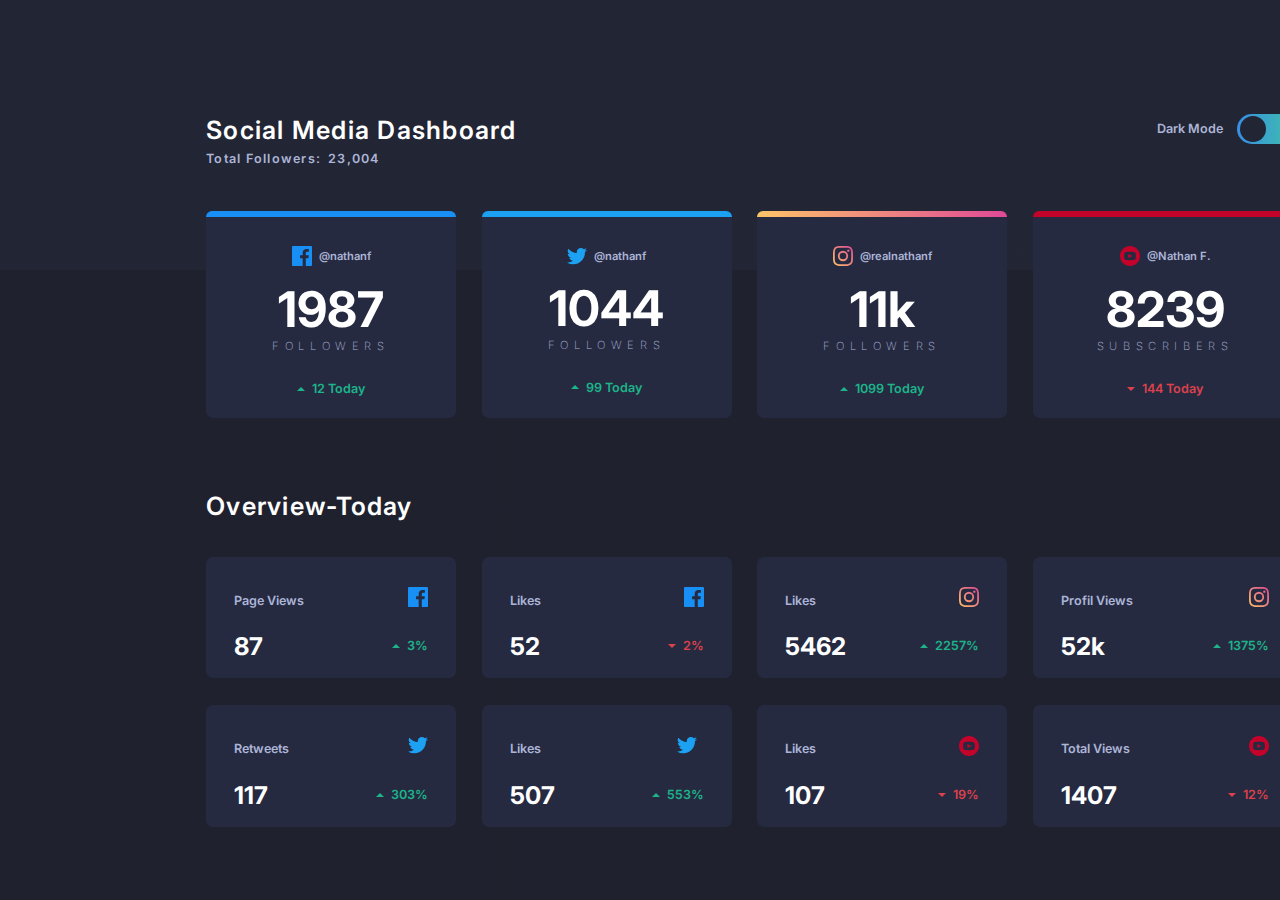
<file: dashboard/index.html>
<!DOCTYPE html>
<html lang="en">

<head>
    <meta charset="UTF-8">
    <meta http-equiv="X-UA-Compatible" content="IE=edge">
    <meta name="viewport" content="width=device-width, initial-scale=1.0">
    <!-- <link rel="stylesheet" href="style.css"> -->
    <link rel="stylesheet" href="logo.css">
    <link rel="stylesheet" href="size.css">
    <link rel="stylesheet" href="color_var.css">
    <link rel="stylesheet" href="cssone.css">
    <link href="https://fonts.googleapis.com/css2?family=Inter:wght@100;200;300;400;500;600;700;800;900&display=swap"
        rel="stylesheet">
    <title>Document</title>
</head>

<body class="dark_mode">
    <main class="wrapper">

        <section class="dashboard">
            <div class="heading">Social Media Dashboard
                <div class="total">Total Followers:
                    <div class="number">23,004</div>
                </div>
            </div>
        </section>
        <!-------------------------------------------------------------------------------------------------------->
        <!------------------------------------------button-------------------------------------------->
        <section class="button">
            <label class="dark-mode">Dark Mode</label>

            <label class="mode">
                <input type="checkbox" name="switch" id="switch">
                <div class="slider"></div>
            </label>
        </section>
        </section>
        <!-------------------------------------------------------------------------------------------------------->
        <!------------------------------------------------------------------------------------------------->
        <!-------------------------------------Main-Cards---------------------------------------------------------->



        <section class="card facebook">

            <div class="name-icon-wrapper">
                <svg class="fb-logo" xmlns="http://www.w3.org/2000/svg" width="20" height="20">
                    <path
                        d="M18.896 0H1.104C.494 0 0 .494 0 1.104v17.793C0 19.506.494 20 1.104 20h9.58v-7.745H8.076V9.237h2.606V7.01c0-2.583 1.578-3.99 3.883-3.99 1.104 0 2.052.082 2.329.119v2.7h-1.598c-1.254 0-1.496.597-1.496 1.47v1.928h2.989l-.39 3.018h-2.6V20h5.098c.608 0 1.102-.494 1.102-1.104V1.104C20 .494 19.506 0 18.896 0z" />
                </svg>
                <div class="name">@nathanf</div>
            </div>
            <div class="followers-number">1987</div>
            <div class="subheading">Followers</div>
            <span class="triangle fb-day-up">
                <svg xmlns="http://www.w3.org/2000/svg" width="8" height="4">
                    <path fill-rule="evenodd" d="M0 4l4-4 4 4z" />
                </svg>
                <div class="today-up">12 Today</div>
            </span>
            <span class="triangle fb-day-down">
                <svg xmlns="http://www.w3.org/2000/svg" width="8" height="4">
                    <path fill-rule="evenodd" d="M0 0l4 4 4-4z" />
                </svg>
                <div class="today-down">12 Today</div>

            </span>

        </section>
        <!---------------------------------------------------------------------------------------------->
        <!----------------------------------Twitter----------------------------------------------->
        <section class="card twitter">
            <span class="name-icon-wrapper">
                <svg class="twitter-logo" xmlns="http://www.w3.org/2000/svg" width="20" height="17">
                    <path
                        d="M20 1.924a8.192 8.192 0 01-2.357.646A4.11 4.11 0 0019.448.3a8.22 8.22 0 01-2.606.996A4.096 4.096 0 0013.847 0c-2.65 0-4.596 2.472-3.998 5.037A11.648 11.648 0 011.392.752a4.109 4.109 0 001.27 5.478 4.086 4.086 0 01-1.858-.513C.76 7.616 2.122 9.395 4.095 9.79a4.113 4.113 0 01-1.853.07 4.106 4.106 0 003.833 2.849A8.25 8.25 0 010 14.41a11.616 11.616 0 006.29 1.843c7.618 0 11.922-6.434 11.663-12.205A8.354 8.354 0 0020 1.924z" />
                </svg>
                <div class="name">@nathanf</div>
            </span>
            <div class="followers-number">1044</div>
            <div class="subheading">Followers</div>
            <span class="triangle twitter-day-up">
                <svg xmlns="http://www.w3.org/2000/svg" width="8" height="4">
                    <path fill-rule="evenodd" d="M0 4l4-4 4 4z" />
                </svg>
                <div class="today-up">99 Today</div>

            </span>
            <span class="triangle twitter-day-down">
                <svg xmlns="http://www.w3.org/2000/svg" width="8" height="4">
                    <path fill-rule="evenodd" d="M0 0l4 4 4-4z" />
                </svg>
                <div class="today-down">99 Today</div>

            </span>
        </section>
        <!---------------------------------------------------------------------------------------------->
        <!----------------------------------Instagram----------------------------------------------->
        <section class="card insta">
            <span class="name-icon-wrapper">
                <svg class="insta-logo" xmlns="http://www.w3.org/2000/svg" width="20" height="20">
                    <defs>
                        <linearGradient id="a" x1="100%" x2="0%" y1="0%" y2="100%">
                            <stop offset="0%" stop-color="#DF4896" />
                            <stop offset="50.913%" stop-color="#EE877E" />
                            <stop offset="100%" stop-color="#FDC366" />
                        </linearGradient>
                        <linearGradient id="b" x1="100%" x2="0%" y1="0%" y2="100%">
                            <stop offset="0%" stop-color="#40E0D0" />
                            <stop offset="30.913%" stop-color="#3CB371" />
                            <stop offset="100%" stop-color="#B0E0E6" />
                        </linearGradient>
                    </defs>
                    <path
                        d="M10 1.802c2.67 0 2.987.01 4.042.059 2.71.123 3.975 1.409 4.099 4.099.048 1.054.057 1.37.057 4.04 0 2.672-.01 2.988-.057 4.042-.124 2.687-1.387 3.975-4.1 4.099-1.054.048-1.37.058-4.041.058-2.67 0-2.987-.01-4.04-.058-2.717-.124-3.977-1.416-4.1-4.1-.048-1.054-.058-1.37-.058-4.041 0-2.67.01-2.986.058-4.04.124-2.69 1.387-3.977 4.1-4.1 1.054-.048 1.37-.058 4.04-.058zM10 0C7.284 0 6.944.012 5.878.06 2.246.227.228 2.242.06 5.877.01 6.944 0 7.284 0 10s.012 3.057.06 4.123c.167 3.632 2.182 5.65 5.817 5.817 1.067.048 1.407.06 4.123.06s3.057-.012 4.123-.06c3.629-.167 5.652-2.182 5.816-5.817.05-1.066.061-1.407.061-4.123s-.012-3.056-.06-4.122C19.777 2.249 17.76.228 14.124.06 13.057.01 12.716 0 10 0zm0 4.865a5.135 5.135 0 100 10.27 5.135 5.135 0 000-10.27zm0 8.468a3.333 3.333 0 110-6.666 3.333 3.333 0 010 6.666zm5.338-9.87a1.2 1.2 0 100 2.4 1.2 1.2 0 000-2.4z" />
                </svg>
                <div class="name">@realnathanf</div>
            </span>
            <div class="followers-number">11k</div>
            <div class="subheading">Followers</div>

            <span class="triangle insta-day-up">
                <svg xmlns="http://www.w3.org/2000/svg" width="8" height="4">
                    <path fill-rule="evenodd" d="M0 4l4-4 4 4z" />
                </svg>
                <div class="today-up">1099 Today</div>
            </span>
            <span class="triangle insta-day-down">
                <svg xmlns="http://www.w3.org/2000/svg" width="8" height="4">
                    <path fill-rule="evenodd" d="M0 0l4 4 4-4z" />
                </svg>
                <div class="today-down">1099 Today</div>

            </span>
        </section>
        <!---------------------------------------------------------------------------------------------->
        <!----------------------------------Youtube---------------------------------------------->
        <section class="card youtube">
            <span class="name-icon-wrapper">
                <svg class="yb-logo" xmlns="http://www.w3.org/2000/svg" width="20" height="20">
                    <path
                        d="M10 0C4.478 0 0 4.478 0 10c0 5.523 4.478 10 10 10 5.523 0 10-4.477 10-10 0-5.522-4.477-10-10-10zm3.7 14.077c-1.75.12-5.652.12-7.402 0-1.896-.13-2.117-1.059-2.131-4.077.014-3.024.237-3.947 2.131-4.077 1.75-.12 5.652-.12 7.403 0 1.897.13 2.117 1.059 2.132 4.077-.015 3.024-.237 3.947-2.132 4.077zM8.334 8.048l4.098 1.949-4.098 1.955V8.048z" />
                </svg>
                <div class="name">@Nathan F.</div>
            </span>
            <div class="followers-number">8239</div>
            <div class="subheading">subscribers</div>

            <span class="triangle yb-day-up">
                <svg xmlns="http://www.w3.org/2000/svg" width="8" height="4">
                    <path fill-rule="evenodd" d="M0 4l4-4 4 4z" />
                </svg>
                <div class="today-up">144 Today</div>
            </span>
            <span class="triangle yb-day-down">
                <svg xmlns="http://www.w3.org/2000/svg" width="8" height="4">
                    <path fill-rule="evenodd" d="M0 0l4 4 4-4z" />
                </svg>
                <div class="today-down">144 Today</div>

            </span>
        </section>

        <!-------------------------------------Main-Cards-End--------------------------------------------------------->
        <!---------------------------------------------------------------------------------------------->
        <section class="overview">
            <div class="heading">Overview-Today</div>
        </section>
        <!-------------------------------------Overview-Cards--------------------------------------------------------->
        <!------------------------------------------Overview-Facebook--------------------------------------------->


        <section class="view">
            <div class="total">Page Views</div>
            <div class="icon facebook-today">
                <svg class="fb-logo" xmlns="http://www.w3.org/2000/svg" width="20" height="20">
                    <path
                        d="M18.896 0H1.104C.494 0 0 .494 0 1.104v17.793C0 19.506.494 20 1.104 20h9.58v-7.745H8.076V9.237h2.606V7.01c0-2.583 1.578-3.99 3.883-3.99 1.104 0 2.052.082 2.329.119v2.7h-1.598c-1.254 0-1.496.597-1.496 1.47v1.928h2.989l-.39 3.018h-2.6V20h5.098c.608 0 1.102-.494 1.102-1.104V1.104C20 .494 19.506 0 18.896 0z" />
                </svg>
            </div>
            <div class="today-number">87</div>
            <span class="today-view">
                <span class="triangle fb-views-up">
                    <svg xmlns="http://www.w3.org/2000/svg" width="8" height="4">
                        <path fill-rule="evenodd" d="M0 4l4-4 4 4z" />
                    </svg>


                    <div class="today-up">3%</div>

                </span>
                <span class="triangle fb-views-down">
                    <svg xmlns="http://www.w3.org/2000/svg" width="8" height="4">
                        <path fill-rule="evenodd" d="M0 0l4 4 4-4z" />
                    </svg>
                    <div class="today-down">3%</div>

                </span>

            </span>
        </section>
        <section class="view">
            <div class="total">Likes</div>
            <div class="icon facebook-today">
                <svg class="fb-logo" xmlns="http://www.w3.org/2000/svg" width="20" height="20">
                    <path
                        d="M18.896 0H1.104C.494 0 0 .494 0 1.104v17.793C0 19.506.494 20 1.104 20h9.58v-7.745H8.076V9.237h2.606V7.01c0-2.583 1.578-3.99 3.883-3.99 1.104 0 2.052.082 2.329.119v2.7h-1.598c-1.254 0-1.496.597-1.496 1.47v1.928h2.989l-.39 3.018h-2.6V20h5.098c.608 0 1.102-.494 1.102-1.104V1.104C20 .494 19.506 0 18.896 0z" />
                </svg>
            </div>
            <div class="today-number">52</div>
            <span class="today-view">

                <span class="triangle fb-likes-up">
                    <svg xmlns="http://www.w3.org/2000/svg" width="8" height="4">
                        <path fill-rule="evenodd" d="M0 4l4-4 4 4z" />
                    </svg>
                    <div class="today-up">2%</div>

                </span>
                <span class="triangle fb-likes-down">
                    <svg xmlns="http://www.w3.org/2000/svg" width="8" height="4">
                        <path fill-rule="evenodd" d="M0 0l4 4 4-4z" />
                    </svg>
                    <div class="today-down">2%</div>


                </span>


            </span>
            <!-------------------------------------------------------------------------------------------------------->
            <!------------------------------------------Overview-Instagram--------------------------------------------->
        </section>
        <section class="view">
            <div class="total">Likes</div>
            <div class="icon instagram-today">
                <svg class="insta-logo" xmlns="http://www.w3.org/2000/svg" width="20" height="20">
                    <defs>
                        <linearGradient id="a" x1="100%" x2="0%" y1="0%" y2="100%">
                            <stop offset="0%" stop-color="#DF4896" />
                            <stop offset="50.913%" stop-color="#EE877E" />
                            <stop offset="100%" stop-color="#FDC366" />
                        </linearGradient>
                        <linearGradient id="b" x1="100%" x2="0%" y1="0%" y2="100%">
                            <stop offset="0%" stop-color="#40E0D0" />
                            <stop offset="30.913%" stop-color="#3CB371" />
                            <stop offset="100%" stop-color="#B0E0E6" />
                        </linearGradient>
                    </defs>
                    <path
                        d="M10 1.802c2.67 0 2.987.01 4.042.059 2.71.123 3.975 1.409 4.099 4.099.048 1.054.057 1.37.057 4.04 0 2.672-.01 2.988-.057 4.042-.124 2.687-1.387 3.975-4.1 4.099-1.054.048-1.37.058-4.041.058-2.67 0-2.987-.01-4.04-.058-2.717-.124-3.977-1.416-4.1-4.1-.048-1.054-.058-1.37-.058-4.041 0-2.67.01-2.986.058-4.04.124-2.69 1.387-3.977 4.1-4.1 1.054-.048 1.37-.058 4.04-.058zM10 0C7.284 0 6.944.012 5.878.06 2.246.227.228 2.242.06 5.877.01 6.944 0 7.284 0 10s.012 3.057.06 4.123c.167 3.632 2.182 5.65 5.817 5.817 1.067.048 1.407.06 4.123.06s3.057-.012 4.123-.06c3.629-.167 5.652-2.182 5.816-5.817.05-1.066.061-1.407.061-4.123s-.012-3.056-.06-4.122C19.777 2.249 17.76.228 14.124.06 13.057.01 12.716 0 10 0zm0 4.865a5.135 5.135 0 100 10.27 5.135 5.135 0 000-10.27zm0 8.468a3.333 3.333 0 110-6.666 3.333 3.333 0 010 6.666zm5.338-9.87a1.2 1.2 0 100 2.4 1.2 1.2 0 000-2.4z" />
                </svg>
            </div>
            <div class="today-number">5462</div>
            <span class="today-view">

                <span class="triangle insta-likes-up">
                    <svg xmlns="http://www.w3.org/2000/svg" width="8" height="4">
                        <path fill-rule="evenodd" d="M0 4l4-4 4 4z" />
                    </svg>

                    <div class="today-up">2257%</div>

                </span>
                <span class="triangle insta-down">
                    <svg xmlns="http://www.w3.org/2000/svg" width="8" height="4">
                        <path fill-rule="evenodd" d="M0 0l4 4 4-4z" />
                    </svg>
                    <div class="today-down">2257%</div>

                </span>


            </span>
        </section>
        <section class="view">
            <div class="total">Profil Views</div>
            <div class="icon instagram-today">
                <svg class="insta-logo" xmlns="http://www.w3.org/2000/svg" width="20" height="20">
                    <defs>
                        <linearGradient id="a" x1="100%" x2="0%" y1="0%" y2="100%">
                            <stop offset="0%" stop-color="#DF4896" />
                            <stop offset="50.913%" stop-color="#EE877E" />
                            <stop offset="100%" stop-color="#FDC366" />
                        </linearGradient>
                        <linearGradient id="b" x1="100%" x2="0%" y1="0%" y2="100%">
                            <stop offset="0%" stop-color="#40E0D0" />
                            <stop offset="30.913%" stop-color="#3CB371" />
                            <stop offset="100%" stop-color="#B0E0E6" />
                        </linearGradient>
                    </defs>
                    <path
                        d="M10 1.802c2.67 0 2.987.01 4.042.059 2.71.123 3.975 1.409 4.099 4.099.048 1.054.057 1.37.057 4.04 0 2.672-.01 2.988-.057 4.042-.124 2.687-1.387 3.975-4.1 4.099-1.054.048-1.37.058-4.041.058-2.67 0-2.987-.01-4.04-.058-2.717-.124-3.977-1.416-4.1-4.1-.048-1.054-.058-1.37-.058-4.041 0-2.67.01-2.986.058-4.04.124-2.69 1.387-3.977 4.1-4.1 1.054-.048 1.37-.058 4.04-.058zM10 0C7.284 0 6.944.012 5.878.06 2.246.227.228 2.242.06 5.877.01 6.944 0 7.284 0 10s.012 3.057.06 4.123c.167 3.632 2.182 5.65 5.817 5.817 1.067.048 1.407.06 4.123.06s3.057-.012 4.123-.06c3.629-.167 5.652-2.182 5.816-5.817.05-1.066.061-1.407.061-4.123s-.012-3.056-.06-4.122C19.777 2.249 17.76.228 14.124.06 13.057.01 12.716 0 10 0zm0 4.865a5.135 5.135 0 100 10.27 5.135 5.135 0 000-10.27zm0 8.468a3.333 3.333 0 110-6.666 3.333 3.333 0 010 6.666zm5.338-9.87a1.2 1.2 0 100 2.4 1.2 1.2 0 000-2.4z" />
                </svg>
            </div>
            <div class="today-number">52k</div>
            <span class="today-view">

                <span class="triangle insta-views-up">
                    <svg xmlns="http://www.w3.org/2000/svg" width="8" height="4">
                        <path fill-rule="evenodd" d="M0 4l4-4 4 4z" />
                    </svg>
                    <div class="today-up">1375%</div>

                </span>
                <span class="triangle insta-views-down">
                    <svg xmlns="http://www.w3.org/2000/svg" width="8" height="4">
                        <path fill-rule="evenodd" d="M0 0l4 4 4-4z" />
                    </svg>
                    <div class="today-down">1375%</div>

                </span>


            </span>
        </section>
        <!-------------------------------------------------------------------------------------------------------->
        <!------------------------------------------Overview-Twitter--------------------------------------------->
        <section class="view">
            <div class="total">Retweets</div>
            <div class="icon twitter-today">
                <svg class="twitter-logo" xmlns="http://www.w3.org/2000/svg" width="20" height="17">
                    <path
                        d="M20 1.924a8.192 8.192 0 01-2.357.646A4.11 4.11 0 0019.448.3a8.22 8.22 0 01-2.606.996A4.096 4.096 0 0013.847 0c-2.65 0-4.596 2.472-3.998 5.037A11.648 11.648 0 011.392.752a4.109 4.109 0 001.27 5.478 4.086 4.086 0 01-1.858-.513C.76 7.616 2.122 9.395 4.095 9.79a4.113 4.113 0 01-1.853.07 4.106 4.106 0 003.833 2.849A8.25 8.25 0 010 14.41a11.616 11.616 0 006.29 1.843c7.618 0 11.922-6.434 11.663-12.205A8.354 8.354 0 0020 1.924z" />
                </svg>
            </div>
            <div class="today-number">117</div>
            <span class="today-view">

                <span class="triangle twitter-views-up">
                    <svg xmlns="http://www.w3.org/2000/svg" width="8" height="4">
                        <path fill-rule="evenodd" d="M0 4l4-4 4 4z" />
                    </svg>

                    <div class="today-up twit-views">303%</div>

                </span>
                <span class="triangle twitter-views-down">
                    <svg xmlns="http://www.w3.org/2000/svg" width="8" height="4">
                        <path fill-rule="evenodd" d="M0 0l4 4 4-4z" />
                    </svg>
                    <div class="today-down">303%</div>

                </span>

            </span>
        </section>
        <section class="view">
            <div class="total">Likes</div>
            <div class="triangle icon twitter-today">
                <svg class="twitter-logo" xmlns="http://www.w3.org/2000/svg" width="20" height="17">
                    <path
                        d="M20 1.924a8.192 8.192 0 01-2.357.646A4.11 4.11 0 0019.448.3a8.22 8.22 0 01-2.606.996A4.096 4.096 0 0013.847 0c-2.65 0-4.596 2.472-3.998 5.037A11.648 11.648 0 011.392.752a4.109 4.109 0 001.27 5.478 4.086 4.086 0 01-1.858-.513C.76 7.616 2.122 9.395 4.095 9.79a4.113 4.113 0 01-1.853.07 4.106 4.106 0 003.833 2.849A8.25 8.25 0 010 14.41a11.616 11.616 0 006.29 1.843c7.618 0 11.922-6.434 11.663-12.205A8.354 8.354 0 0020 1.924z" />
                </svg>
            </div>
            <div class="today-number">507</div>
            <span class="today-view">
                <span class="triangle twitter-likes-up">
                    <svg xmlns="http://www.w3.org/2000/svg" width="8" height="4">
                        <path fill-rule="evenodd" d="M0 4l4-4 4 4z" />
                    </svg>
                    <div class="today-up">553%</div>
                </span>
                <span class="triangle twitter-likes-down">
                    <svg xmlns="http://www.w3.org/2000/svg" width="8" height="4">
                        <path fill-rule="evenodd" d="M0 0l4 4 4-4z" />
                    </svg>
                    <div class="today-down">553%</div>
                </span>


            </span>
        </section>
        <!-------------------------------------------------------------------------------------------------------->
        <!------------------------------------------Overview-youtube--------------------------------------------->
        <section class="view">
            <div class="total">Likes</div>
            <div class="icon youtube-today">
                <svg class="yb-logo" xmlns="http://www.w3.org/2000/svg" width="20" height="20">
                    <path
                        d="M10 0C4.478 0 0 4.478 0 10c0 5.523 4.478 10 10 10 5.523 0 10-4.477 10-10 0-5.522-4.477-10-10-10zm3.7 14.077c-1.75.12-5.652.12-7.402 0-1.896-.13-2.117-1.059-2.131-4.077.014-3.024.237-3.947 2.131-4.077 1.75-.12 5.652-.12 7.403 0 1.897.13 2.117 1.059 2.132 4.077-.015 3.024-.237 3.947-2.132 4.077zM8.334 8.048l4.098 1.949-4.098 1.955V8.048z" />
                </svg>
            </div>
            <div class="today-number">107</div>
            <span class="today-view">

                <span class="triangle you-likes-up">
                    <svg xmlns="http://www.w3.org/2000/svg" width="8" height="4">
                        <path fill-rule="evenodd" d="M0 4l4-4 4 4z" />
                    </svg>
                    <div class="today-up ">19%</div>
                </span>
                <span class="triangle you-likes-down">
                    <svg xmlns="http://www.w3.org/2000/svg" width="8" height="4">
                        <path fill-rule="evenodd" d="M0 0l4 4 4-4z" />
                    </svg>
                    <div class="today-down ">19%</div>
                </span>
            </span>
        </section>


        <section class="view">
            <div class="total">Total Views</div>
            <div class="icon youtube-today">
                <svg class="yb-logo" xmlns="http://www.w3.org/2000/svg" width="20" height="20">
                    <path
                        d="M10 0C4.478 0 0 4.478 0 10c0 5.523 4.478 10 10 10 5.523 0 10-4.477 10-10 0-5.522-4.477-10-10-10zm3.7 14.077c-1.75.12-5.652.12-7.402 0-1.896-.13-2.117-1.059-2.131-4.077.014-3.024.237-3.947 2.131-4.077 1.75-.12 5.652-.12 7.403 0 1.897.13 2.117 1.059 2.132 4.077-.015 3.024-.237 3.947-2.132 4.077zM8.334 8.048l4.098 1.949-4.098 1.955V8.048z" />
                </svg>
            </div>
            <div class="today-number">1407</div>
            <span class="today-view">
                <span class="triangle you-views-up">
                    <svg xmlns=" http://www.w3.org/2000/svg" width="8" height="4">
                        <path fill-rule="evenodd" d="M0 4l4-4 4 4z" />
                    </svg>
                    <div class="today-up">12%</div>
                </span>
                <span class="triangle you-views-down">
                    <svg xmlns="http://www.w3.org/2000/svg" width="8" height="4">
                        <path fill-rule="evenodd" d="M0 0l4 4 4-4z" />
                    </svg>
                    <div class="today-down">12%</div>
                </span>


            </span>
        </section>


    </main>


    <script src="script.js"></script>
</body>

</html>
</file>
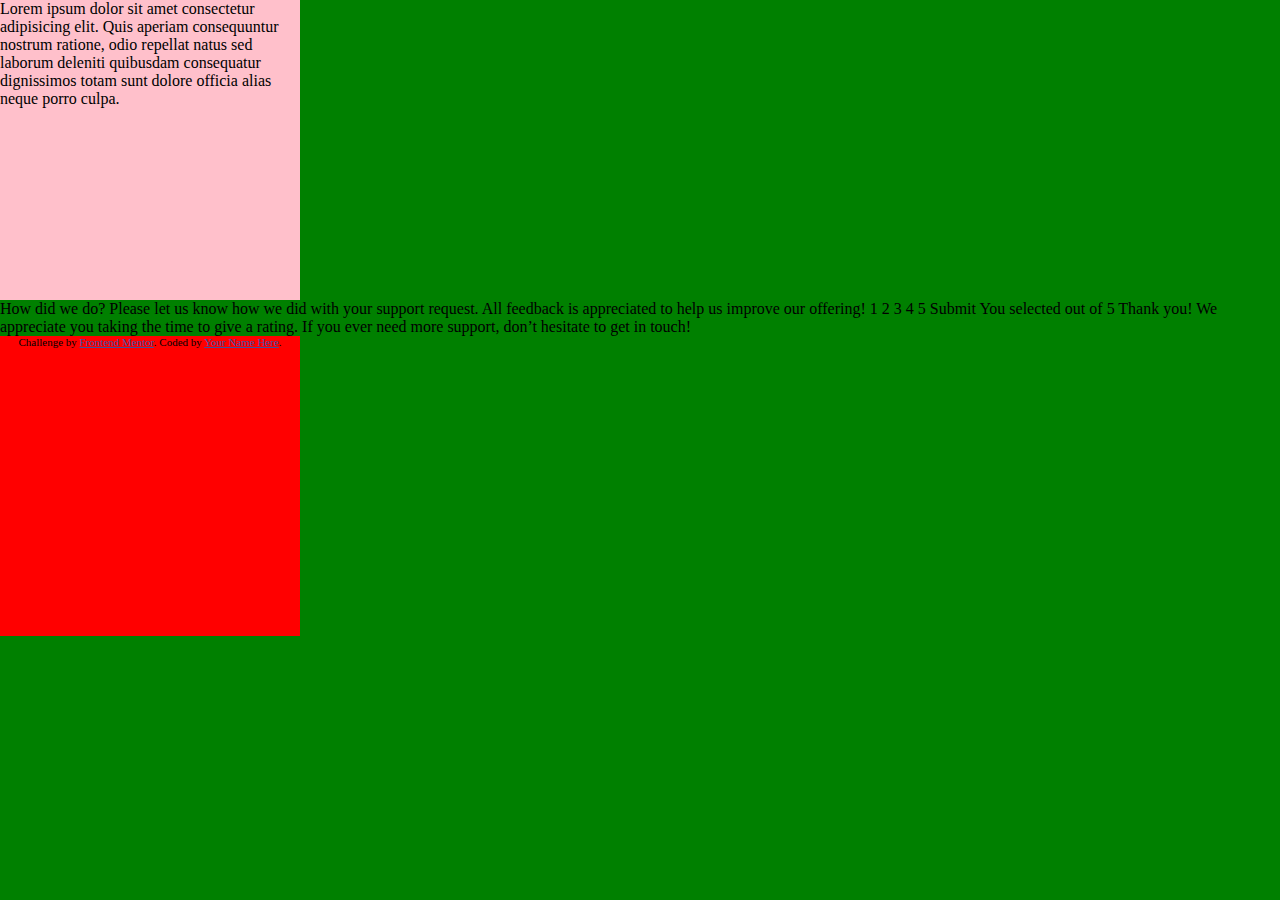
<file: rating-component/index.html>
<!DOCTYPE html>
<html lang="en">

<head>
  <meta charset="UTF-8">
  <meta name="viewport" content="width=device-width, initial-scale=1.0">
  <!-- displays site properly based on user's device -->
  <link rel="stylesheet" href="style.css">

  <link rel="icon" type="image/png" sizes="32x32" href="./images/favicon-32x32.png">

  <title>Frontend Mentor | Interactive rating component</title>

  <!-- Feel free to remove these styles or customise in your own stylesheet 👍 -->
  <style>
    .attribution {
      font-size: 11px;
      text-align: center;
    }

    .attribution a {
      color: hsl(228, 45%, 44%);
    }
  </style>
</head>

<body>
  <div>
    Lorem ipsum dolor sit amet consectetur adipisicing elit. Quis aperiam consequuntur nostrum ratione, odio repellat
    natus sed laborum deleniti quibusdam consequatur dignissimos totam sunt dolore officia alias neque porro culpa.
  </div>
  <!-- Rating state start -->

  How did we do?

  Please let us know how we did with your support request. All feedback is appreciated
  to help us improve our offering!

  1 2 3 4 5

  Submit

  <!-- Rating state end -->

  <!-- Thank you state start -->

  You selected <!-- Add rating here --> out of 5

  Thank you!

  We appreciate you taking the time to give a rating. If you ever need more support,
  don’t hesitate to get in touch!

  <!-- Thank you state end -->


  <div class="attribution">
    Challenge by <a href="https://www.frontendmentor.io?ref=challenge" target="_blank">Frontend Mentor</a>.
    Coded by <a href="#">Your Name Here</a>.
  </div>
</body>

</html>
</file>
<file: dashboard/logo.css>
:root {
  /*------------------------------Logo-colors----------------*/
  --facebook-logo: #da70d6;
  --youtube-logo: #6495ed;
  --twitter-logo: #ff8c00;
  --instagram-logo: url(#b);

  --facebook-logo: #178ff5;
  --youtube-logo: #c4032b;
  --twitter-logo: #1da1f2;
  --instagram-logo: url(#a);

  /*-----------------Logo-colors-End------------------------*/
  /*--------------------------------------------------*/
  /*--------------Main Colors-Border--------------------------*/
  --facebook-color: hsl(208, 92%, 53%);
  --twitter-color: hsl(203, 89%, 53%);
  --instagram-color: linear-gradient(
    to right,
    hsl(37, 97%, 70%),
    hsl(329, 70%, 58%)
  );
  --youtube-color: hsl(348, 97%, 39%);

  /*-----------------Today-up-down---------------------------*/

  /* --lime-green: hsl(163, 72%, 41%);
  --bright-red: hsl(356, 69%, 56%); */
}

.fb-logo {
  fill: var(--facebook-logo);
}
.twitter-logo {
  fill: var(--twitter-logo);
}
.insta-logo {
  fill: var(--instagram-logo);
}
.yb-logo {
  fill: var(--youtube-logo);
}

.triangle.fb-views-up,
.triangle.fb-likes-up,
.triangle.insta-views-up,
.triangle.insta-likes-up,
.triangle.twitter-views-up,
.triangle.twitter-likes-up,
.triangle.you-views-up,
.triangle.you-likes-up,
.triangle.yb-day-up,
.triangle.insta-day-up,
.triangle.twitter-day-up,
.triangle.fb-day-up {
  fill: var(--lime-green);
}

.triangle.fb-views-down,
.triangle.fb-likes-down,
.triangle.insta-views-down,
.triangle.insta-likes-down,
.triangle.twitter-views-down,
.triangle.twitter-likes-down,
.triangle.you-views-down,
.triangle.you-likes-down,
.triangle.yb-day-down,
.triangle.insta-day-down,
.triangle.twitter-day-down,
.triangle.fb-day-down {
  fill: var(--bright-red);
}
</file>
<file: dashboard/size.css>
:root {
  /*-----------------font-size---------*/
  --standart-font-size: 14px;

  --font-weight-second-txt: 600;
  --font-weight-first-txt: 700;
  --font-weight-thin-txt: 300;

  --font-size-main: calc(var(--standart-font-size) * 1.8);
  --font-size-big: calc(var(--standart-font-size) - 0.1rem);
  --font-size-small: calc(var(--standart-font-size) - 0.2rem);
  --follows-number: calc(var(--standart-font-size) * 3.5);
  --today-number: calc(var(--follows-number) / 2);

  /*-----------------padding-grid-- Zeile 37-------*/
  /*------------------------------------------------------*/
  /*------------------card-padding--------------*/

  --top-p: clamp(1vw, 5vh, 2vw);
  --bottom-p: clamp(0.2vw, 5vh, 1vw);
  --side-p: clamp(1vw, 50vw, 5vw);

  --side-p-view: clamp(1vw, 50vw, 3vw);

  --overview-top: clamp(3vh, 30vh, 4vh);
  /*------------------------------------------------------*/
  /*----gap----------------------------------------------*/

  --gap-Y: clamp(1vw, 10vw, 2vw);
  --gap-X: clamp(1vh, 15vw, 3vh);

  --pd-left: calc(1rem + 15vw);
  --pd-right: calc(5rem + 10vw);
  --pd-bottom: calc(2rem + 5vh);
  --pd-top: calc(2rem + 5vh);

  --mobile-pd-left: calc(1rem + 5vw);
  --mobile-pd-right: calc(1rem + 5vw);
  --mobile-pd-bottom: calc(2rem + 5vh);
  --mobile-pd-top: calc(1rem + 1vh);
}

main {
  display: grid;
  /* grid-template-columns: repeat(4, 1fr); */
  grid-template-columns: repeat(auto-fit, minmax(250px, 1fr));

  column-gap: var(--gap-Y);
  row-gap: var(--gap-X);

  width: 100vw;
  height: 100vh;
  padding: var(--pd-top) var(--pd-right) var(--pd-bottom) var(--pd-left);
  color: var(--White);
}
/*-------------------------------------Mobile--Version----------------------------------*/
</file>
<file: dashboard/color_var.css>
:root {
  /*----------Light-Theme----------------------------------------*/
  --Very-Dark-Blue-BG: hsl(225, 100%, 98%); /*--BG--*/
  --Very-Dark-Blue-Pattern: hsl(0, 0%, 100%); /*--Top-BG-Pattern-*/
  --Dark-Desaturated-Blue: hsl(227, 47%, 96%); /*--Card-BG--*/
  --Desaturated-Blue: hsl(228, 12%, 44%); /*--Text--*/
  --White: hsl(230, 17%, 14%);

  --check-dark-bg: hsl(230, 22%, 74%);
  --border-mobile: 3px solid hsl(228, 34%, 76%, 0.4);

  --hover-color: hsl(232, 33%, 91%);

  /*---------toggle-Light-Theme----------------------------------------*/

  --toggle-light-bg: hsl(230, 22%, 74%);

  /*---------------Prime-Colors-----------------------------------------*/

  --lime-green: #40798c;
  --bright-red: hsl(19, 97%, 51%);
}

.dark_mode {
  --Very-Dark-Blue-BG: hsl(230, 21%, 17%); /*--BG--*/
  --Very-Dark-Blue-Pattern: hsl(232, 19%, 15%); /*--Top-BG-Pattern-*/
  --Dark-Desaturated-Blue: hsl(228, 28%, 20%); /*--Card-BG--*/
  --Desaturated-Blue: hsl(228, 34%, 76%); /*--Text--*/
  --White: hsl(0, 0%, 100%); /*--Text--*/

  --check-dark-bg: linear-gradient(
    to right,
    hsl(210, 78%, 56%),
    hsl(168, 51%, 50%)
  );

  --font-weight-thin-txt: 200;
  --border-mobile: 1px solid hsl(228, 34%, 76%, 0.2);
  --hover-color: hsl(228, 29%, 27%);

  --lime-green: hsl(163, 72%, 41%);
  --bright-red: hsl(356, 69%, 56%);
}
</file>
<file: dashboard/cssone.css>
@import "color_var.css";
@import "size.css";
@import "logo.css";

*,
*::after,
*::before {
  margin: 0;
  padding: 0;
  box-sizing: border-box;
}
:root {
  width: 1440px;
  height: 100vh;
  font-family: "Inter", sans-serif;
  font-size: var(--standart-font-size);
}

body {
  display: grid;
  place-content: center;

  width: 100vw;
  height: 100vh;
  background-image: linear-gradient(
    to top,
    var(--Very-Dark-Blue-Pattern) 70vh,
    var(--Very-Dark-Blue-BG) 30vh
  );
}

main {
  display: grid;
  grid-template-columns: repeat(auto-fit, minmax(250px, 1fr));

  column-gap: var(--gap-Y);
  row-gap: var(--gap-X);

  width: 100vw;
  height: 100vh;
  padding: var(--pd-top) var(--pd-right) var(--pd-bottom) var(--pd-left);
  color: var(--White);
}

/*-----------------------Main ---End-----------------------------------------------------*/
/*----------------------------------------------------------------------------------------------*/
/*----------------------Dashboard-section-------------------------------------------------------------*/
.dashboard {
  grid-column: span 3;
  min-height: 6rem;
  padding: 3rem 0 0rem 0;
}
.heading {
  /* margin-bottom: -3rem; */
  font-weight: var(--font-weight-second-txt);
  font-size: var(--font-size-main);
  letter-spacing: 0.05em;
}

.total {
  font-size: var(--font-size-big);

  color: var(--Desaturated-Blue);
  padding: 0.4rem 0 0;
}
.number {
  display: inline-flex;
  margin-left: 0.5rem;
}
/*----------------------Dashboard-section--Ende-----------------------------------------------------------*/
/*----------------------Oveerview-section--Ende-----------------------------------------------------------*/
.overview {
  display: inline-flex;

  align-items: center;
  grid-column: span 4;
  padding-top: var(--overview-top);
}

/*-----------------------------------------------------------------------------------------------------*/
/*---------------------Button------------------------*/
.button {
  display: flex;
  align-items: center;
  justify-content: flex-end;
}

.mode {
  position: relative;
  display: inline-block;
  width: 60px;
  height: 30px;
  margin-left: 1rem;
}

.dark-mode {
  display: inline-block;
  color: var(--Desaturated-Blue);
  font-size: var(--font-size-big);

  font-weight: var(--font-weight-second-txt);
}

.mode input {
  opacity: 0;
  width: 0;
  height: 0;
}
.slider {
  position: absolute;
  cursor: pointer;
  top: 0;
  left: 0;
  right: 0;
  bottom: 0;
  background: var(--check-dark-bg);
  transition: 0.4s;
  border-radius: 25px;
}
.slider::before {
  position: absolute;
  content: "";
  height: 26px;
  width: 26px;
  left: 3px;
  bottom: 2px;
  background: var(--Very-Dark-Blue-BG);
  transition: 0.3s;
  border-radius: 50%;
}

input:checked + .slider:before {
  translate: 28px 0;
}
/*----------------Button Ende------------------------*/
/*---------------------------------------------------*/

.card {
  display: flex;
  align-items: center;
  position: relative;
  justify-content: center;
  flex-direction: column;
  background: var(--Dark-Desaturated-Blue);
  border-radius: 0.5rem;
  padding: var(--top-p) var(--side-p) var(--bottom-p);
}

.card:hover,
.view:hover {
  background: var(--hover-color);
  cursor: pointer;
}

.facebook::before,
.twitter::before,
.insta::before,
.youtube::before {
  content: "";
  display: block;
  position: absolute;
  top: 0;
  left: 0;
  height: 0.4rem;
  width: 100%;
  border-radius: 2rem 2rem 0 0;
  margin-bottom: 1rem;
}

.facebook::before {
  background: var(--facebook-color);
}
.twitter::before {
  background: var(--twitter-color);
}

.insta::before {
  background-image: var(--instagram-color);
}

.youtube::before {
  background: var(--youtube-color);
}
.name-icon-wrapper {
  display: inline-flex;
  flex-direction: row;
  justify-content: center;
  align-items: center;
  margin-bottom: 1rem;
}
.name-icon-wrapper > svg {
  margin-right: 0.5rem;
}

.name {
  font-size: var(--font-size-small);
  color: var(--Desaturated-Blue);

  font-weight: var(--font-weight-second-txt);
}

.followers-number {
  display: flex;
  justify-content: center;
  align-items: center;
  flex-direction: column;

  font-size: var(--follows-number);
  font-weight: var(--font-weight-first-txt);
}
.subheading {
  font-size: var(--font-size-small);
  font-weight: var(--font-weight-thin-txt);
  letter-spacing: 0.4rem;
  text-transform: uppercase;
  color: var(--Desaturated-Blue);
  margin-bottom: 2rem;
}

/*----------------------------------------------------*/
/*----------------Trend Up - down----------------------------*/
.today-up,
.today-down {
  display: inline-flex;
  font-weight: var(--font-weight-second-txt);
  font-size: var(--font-size-big);
}

.today-up {
  color: var(--lime-green);
}

.today-down {
  color: var(--bright-red);
}

/*------------------------------------------------------------------*/
/*----------------------------------------------------*/
/*----------------Trebnd Up - down----------------------------*/

.view {
  background: var(--Dark-Desaturated-Blue);

  border-radius: 0.5rem;
  display: grid;
  grid-template-columns: repeat(2, 1fr);
  padding: var(--top-p) 2rem var(--bottom-p) 2rem;
}

.today-number {
  font-size: var(--today-number);
  font-weight: var(--font-weight-first-txt);
}

.today-view,
.icon {
  display: flex;
  justify-content: flex-end;
  align-items: center;
  margin-left: 0.8rem;
}
.total,
.today-number {
  display: flex;
  justify-content: flex-start;
  align-items: center;
  margin-right: 0.5rem;
}

.today-view {
  display: flex;
  justify-content: flex-end;
  align-items: center;

  flex-direction: row;
}

.today-number,
.today-view {
  padding-top: 1rem;
}

.view > .total {
  color: var(--Desaturated-Blue);
  font-weight: var(--font-weight-second-txt);
}

.triangle.fb-views-down,
.triangle.fb-likes-up,
.triangle.insta-down,
.triangle.insta-views-down,
.triangle.twitter-views-down,
.triangle.twitter-likes-down,
.triangle.you-likes-up,
.triangle.you-views-up,
.triangle.insta-day-down,
.triangle.twitter-day-down,
.triangle.fb-day-down,
.triangle.yb-day-up {
  display: none;
}

.triangle {
  display: flex;
  align-items: center;
}
.triangle > svg {
  margin-right: 0.5rem;
}
/*----------------Trebnd Up - down----------------------------*/
/*------------------------------------------------------------------*/
/*----------------------------------------------------*/
@media (max-width: 500px) {
  :root {
    --standart-font-size: 18px;
  }

  body {
    width: 100vw;

    background-image: linear-gradient(
      0deg,
      var(--Very-Dark-Blue-Pattern) 60%,
      var(--Very-Dark-Blue-BG) 40%
    );
  }

  main {
    display: flex;
    flex-direction: column;
    padding: var(--mobile-pd-top) var(--mobile-pd-right) var(--mobile-pd-bottom)
      var(--mobile-pd-left);
  }
  .card {
    border-radius: 0.5rem;
    padding: 3rem 1rem 2rem 1rem;
    transition: 0.2s ease-in-out;
  }
  .view {
    border-radius: 1rem;
    display: grid;
    grid-template-columns: repeat(2, 1fr);
    padding: 2rem 2.5rem 2rem 2.5rem;
    transition: 0.2s ease-in-out;
  }
  .today-number,
  .today-view {
    padding-top: 3rem;
  }
  .button {
    display: flex;
    align-items: center;
    justify-content: space-between;
    border-top: var(--border-mobile);

    padding-top: 1rem;
  }
}
</file>
<file: rating-component/style.css>
*,
*::before,
*::after {
  box-sizing: border-box;
  padding: 0;
  margin: 0;
}

:root {
  width: 100vw;
  height: 100vh;
  background-color: green;
}

div {
  display: block;
  width: 300px;
  height: 300px;
  background: red;
}
div:hover {
  background-color: pink;
}
div:active {
  background: blue;
}/*# sourceMappingURL=style.css.map */
</file>
